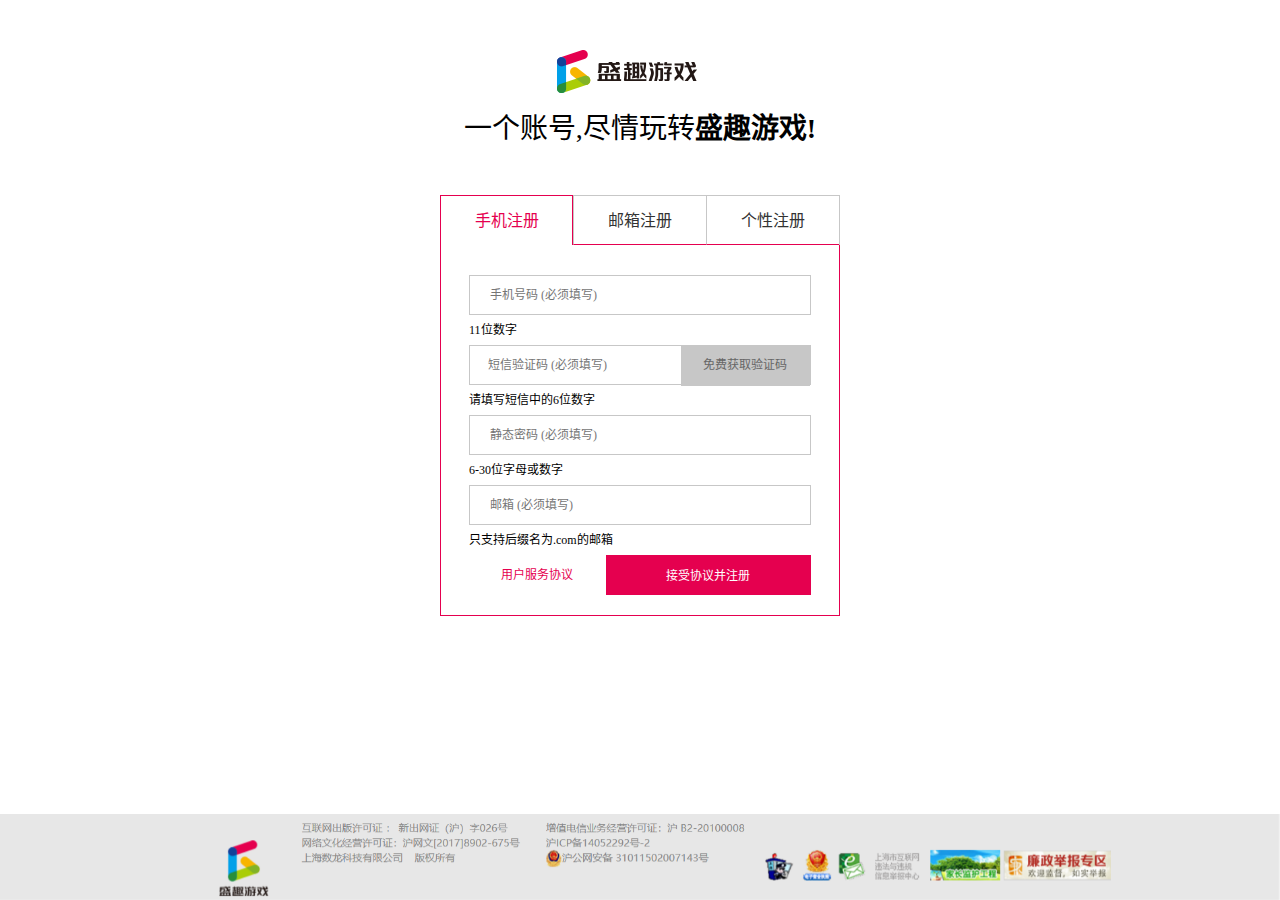
<file: login.html>
<!DOCTYPE html>
<html lang="zh-CN">

<head>
    <meta charset="UTF-8">
    <meta http-equiv="X-UA-Compatible" content="IE=edge">
    <meta name="viewport" content="width=device-width, initial-scale=1.0">
    <title>注册 - 盛趣游戏通行证</title>
    <link rel="stylesheet" href="./material/normalize.css">
    <link rel="stylesheet" href="./CSS/login.css">
</head>

<body>
    <!-- ---------------------------------------------------------logo模块-------------------------------------------------------------------- -->
    <header>
        <h1>
            <a href="./index.html">
                <img src="./img/logo_login.png" alt="">
            </a>
        </h1>
        <h2>一个账号,尽情玩转<span>盛趣游戏!</span></h2>
    </header>

    <!-- ---------------------------------------------------------验证模块---------------------------------------------------------------------------------- -->
    <div class="bigbox">
        <!-- tab栏 -->
        <div class="top">
            <ul>
                <li><a href="javascript:;" class="now" id="phone">手机注册</a></li>
                <li><a href="javascript:;" class="before" id="emale">邮箱注册</a></li>
                <li><a href="javascript:;" class="before" id="style">个性注册</a></li>
            </ul>
        </div>
        <!-- 手机注册 -->
        <div class="bottom phone">
            <div class="ip"><input type="text" placeholder="手机号码 (必须填写)" class="phone_input"></div>
            <p>11位数字</p>
            <div class="ip test"><input type="text" placeholder="短信验证码 (必须填写)" class="test">
                <button>免费获取验证码</button>
            </div>
            <p>请填写短信中的6位数字</p>
            <div class="ip"><input type="text" placeholder="静态密码 (必须填写)" class="password_input"></div>
            <p>6-30位字母或数字</p>
            <div class="ip"><input type="text" placeholder="邮箱 (必须填写)" class="emale_input"></div>
            <p>只支持后缀名为.com的邮箱</p>
            <div class="ip1"><span>用户服务协议</span>
                <button class="login">接受协议并注册</button>
            </div>
        </div>
        <!--------------------------------------------------------- 邮箱注册 ------------------------------------------------------------------>
        <div class="bottom emale">
            <div class="ip"><input type="text" placeholder="邮箱 (必须填写)" class="emale_input"></div>
            <p>只支持后缀名为.com的邮箱</p>
            <div class="ip"><input type="text" placeholder="静态密码 (必须填写)" class="password_input"></div>
            <p>6-30位字母或数字</p>
            <h5>手机验证</h5>
            <div class="ip"><input type="text" placeholder="手机号码 (必须填写)" class="phone_input"></div>
            <p>11位数字</p>
            <div class="ip test"><input type="text" placeholder="短信验证码 (必须填写)" class="test">
                <button>免费获取验证码</button>
            </div>
            <p>请填写短信中的6位数字</p>
            <div class="ip1"><span>用户服务协议</span>
                <button class="login">接受协议并注册</button>
            </div>
        </div>
        <!---------------------------------------------------------- 个性注册 ---------------------------------------------------------------------->
        <div class="bottom style">
            <div class="ip"><input type="text" placeholder="个性账号 (必须填写)" class="style_input"></div>
            <p>4-16位字母或数字,首位为字母</p>
            <div class="ip"><input type="text" placeholder="静态密码 (必须填写)" class="password_input"></div>
            <p>6-30位字母或数字</p>
            <h5>手机验证</h5>
            <div class="ip"><input type="text" placeholder="手机号码 (必须填写)" class="phone_input"></div>
            <p>11位数字</p>
            <div class="ip test"><input type="text" placeholder="短信验证码 (必须填写)" class="test">
                <button>免费获取验证码</button>
            </div>
            <p>请填写短信中的6位数字</p>
            <div class="ip1"><span>用户服务协议</span>
                <button class="login">接受协议并注册</button>
            </div>
        </div>


        <!------------------------------------------------------ tab栏切换与正则功能 ------------------------------------------------------------------>
        <script>

            ///////////////////////////////////////////////////////////////////// tab栏切换////////////////////////////////////////////////////////
            let btns = document.querySelectorAll('.top li a')
            let logins = document.querySelectorAll('.bottom')
                ; (function tab() {
                    for (let i = 0; i < btns.length; i++) {
                        btns[i].addEventListener('click', function () {
                            document.querySelector('.now').className = 'before'
                            this.className = 'now'
                            for (let j = 0; j < logins.length; j++) {
                                logins[j].style.display = 'none'
                            }
                            logins[i].style.display = 'block'
                        })
                    }
                }())

            //////////////////////////////////////////////////////////////////////// 正则/////////////////////////////////////////////////////////////
            let phone_input = document.querySelectorAll('.phone_input')
            let password_input = document.querySelectorAll('.password_input')
            let emale_input = document.querySelectorAll('.emale_input')
            let text = document.querySelectorAll('.test')
            let style_input = document.querySelector('.style_input')
            let reg_phone = /^[1][3-9][0-9]{9}$/
            let reg_password = /^[a-zA-Z0-9]{6,30}$/
            let reg_emale = /.com$/
            let reg_text = /[0-9]{6}/
            let reg_style = /^[a-zA-Z][a-zA-Z0-9]{4,16}$/
                ; (function reg() {
                    for (let i = 0; i < phone_input.length; i++) {
                        phone_input[i].addEventListener('blur', function () {
                            if (reg_phone.test(phone_input[0].value) || reg_phone.test(phone_input[1].value) || reg_phone.test(phone_input[2].value)) {
                                phone_input[i].parentElement.nextElementSibling.innerHTML = '正确'
                                phone_input[i].parentElement.nextElementSibling.className = 'corr'
                            } else {
                                phone_input[i].parentElement.nextElementSibling.innerHTML = '请重新输入'
                                phone_input[i].parentElement.nextElementSibling.className = 'error'
                            }
                        })
                    }
                    for (let j = 0; j < password_input.length; j++) {
                        password_input[j].addEventListener('blur', function () {
                            if (reg_password.test(password_input[0].value) || reg_password.test(password_input[1].value) || reg_password.test(password_input[2].value)) {
                                password_input[j].parentElement.nextElementSibling.innerHTML = '正确'
                                password_input[j].parentElement.nextElementSibling.className = 'corr'
                            } else {
                                password_input[j].parentElement.nextElementSibling.innerHTML = '请重新输入'
                                password_input[j].parentElement.nextElementSibling.className = 'error'
                            }
                        })
                    }
                    for (let k = 0; k < emale_input.length; k++) {
                        emale_input[k].addEventListener('blur', function () {
                            if (reg_emale.test(emale_input[0].value) || reg_emale.test(emale_input[1].value)) {
                                emale_input[k].parentElement.nextElementSibling.innerHTML = '正确'
                                emale_input[k].parentElement.nextElementSibling.className = 'corr'
                            } else {
                                emale_input[k].parentElement.nextElementSibling.innerHTML = '请重新输入'
                                emale_input[k].parentElement.nextElementSibling.className = 'error'
                            }
                        })
                    }
                    for (let l = 0; l < text.length; l++) {
                        text[l].addEventListener('blur', function () {
                            if (reg_text.test(text[0].value) || reg_text.test(text[1].value) || reg_text.test(text[2].value)) {
                                text[l].parentElement.nextElementSibling.innerHTML = '正确'
                                text[l].parentElement.nextElementSibling.className = 'corr'
                            } else {
                                text[l].parentElement.nextElementSibling.innerHTML = '请重新输入'
                                text[l].parentElement.nextElementSibling.className = 'error'
                            }
                        })
                    }
                    style_input.addEventListener('blur', function () {
                        if (reg_style.test(style_input.value)) {
                            style_input.parentElement.nextElementSibling.innerHTML = '正确'
                            style_input.parentElement.nextElementSibling.className = 'corr'
                        } else {
                            style_input.parentElement.nextElementSibling.innerHTML = '请重新输入'
                            style_input.parentElement.nextElementSibling.className = 'error'
                        }
                    })
                }())

            ///////////////////////////////////////////////////////////// 定时器获取验证码//////////////////////////////////////////////////////
            let btn_test = document.querySelectorAll('.test button')
            let time = null
            let start = null
            for (let i = 0; i < btn_test.length; i++) {
                btn_test[i].addEventListener('click', function () {
                    let num = 5
                    time = function () {
                        btn_test[i].innerHTML = `${num}秒后重新获取`
                        num--
                        start = setTimeout(time, 1000)
                        btn_test[i].disabled = true
                        if (num <= -1) {
                            clearTimeout(start)
                            btn_test[i].disabled = false
                            btn_test[i].innerHTML = `重新获取`
                        }
                    }
                    time()
                })
            }
        </script>




        <!-------------------------------------------------------------------------- 底部 ------------------------------------------------------------>
        <footer>
            <img src="./img/footer_login.png" alt="">
        </footer>
</body>

</html>
</file>
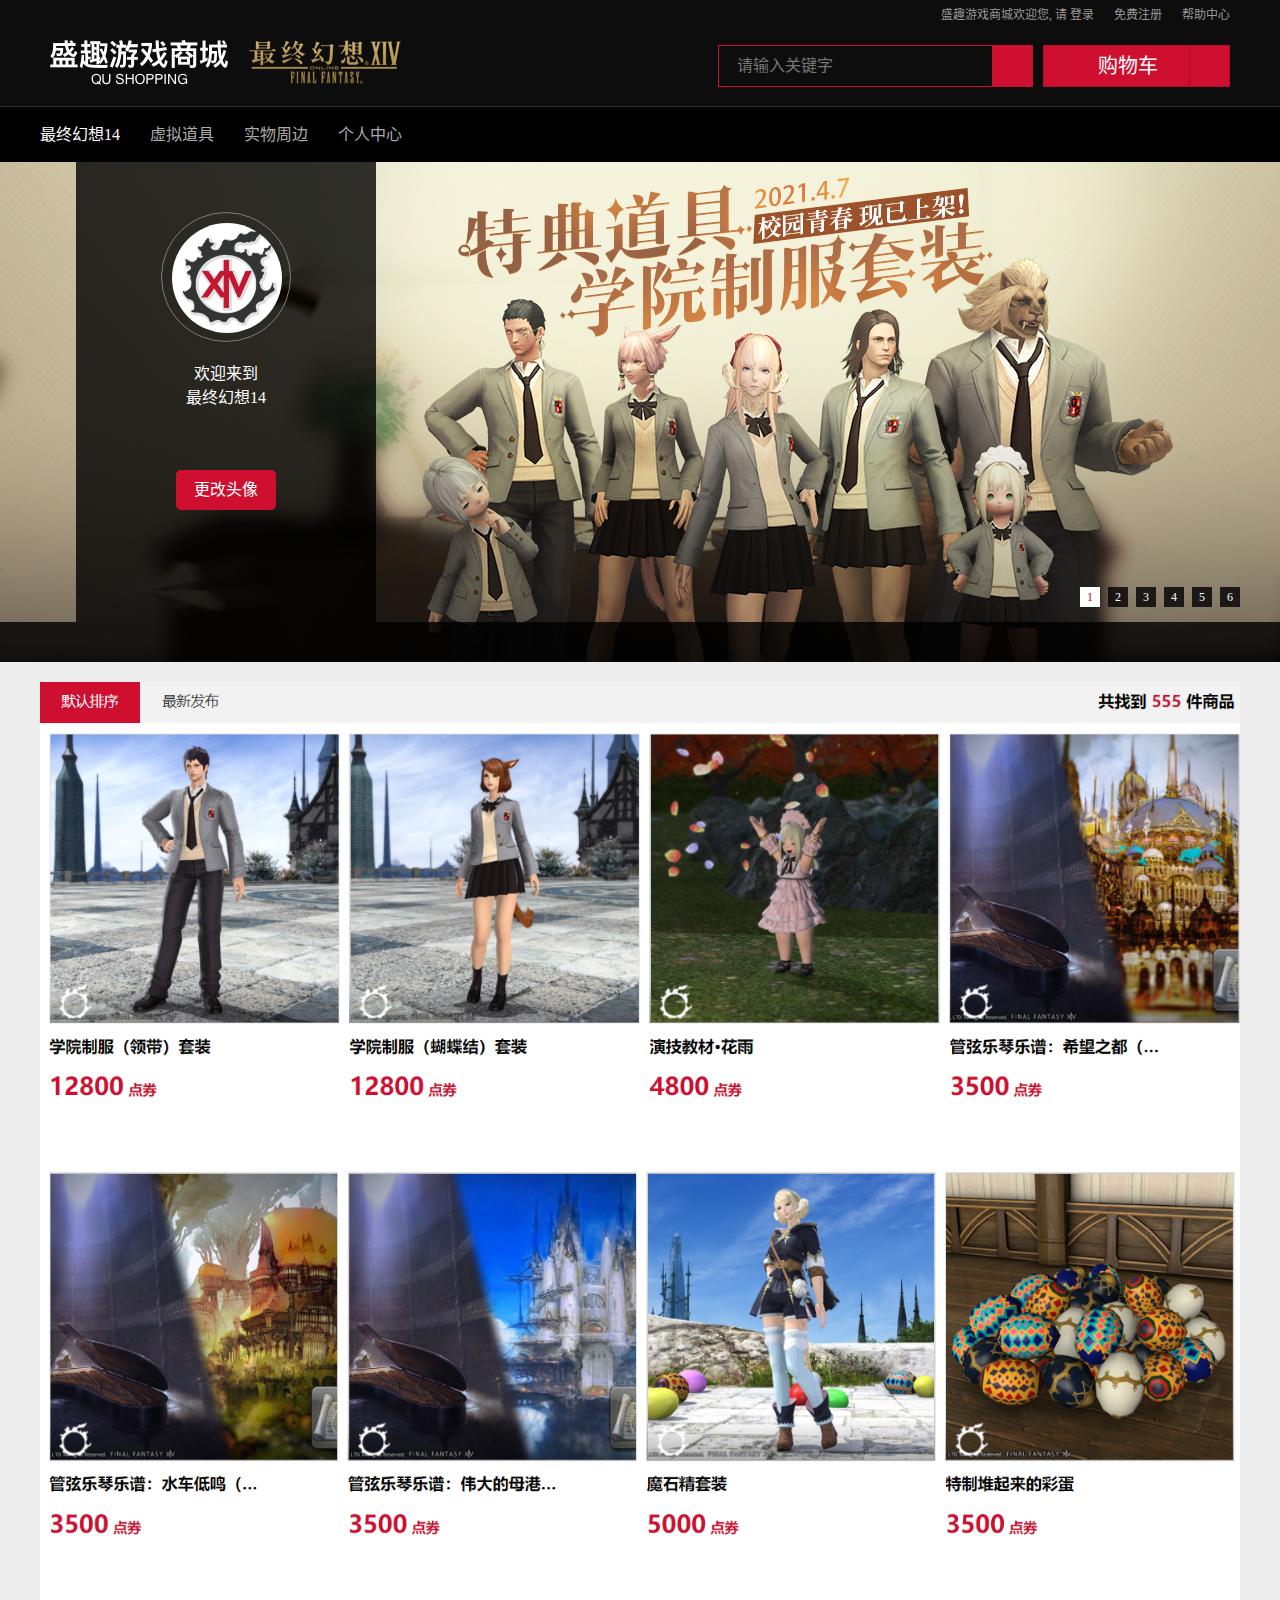
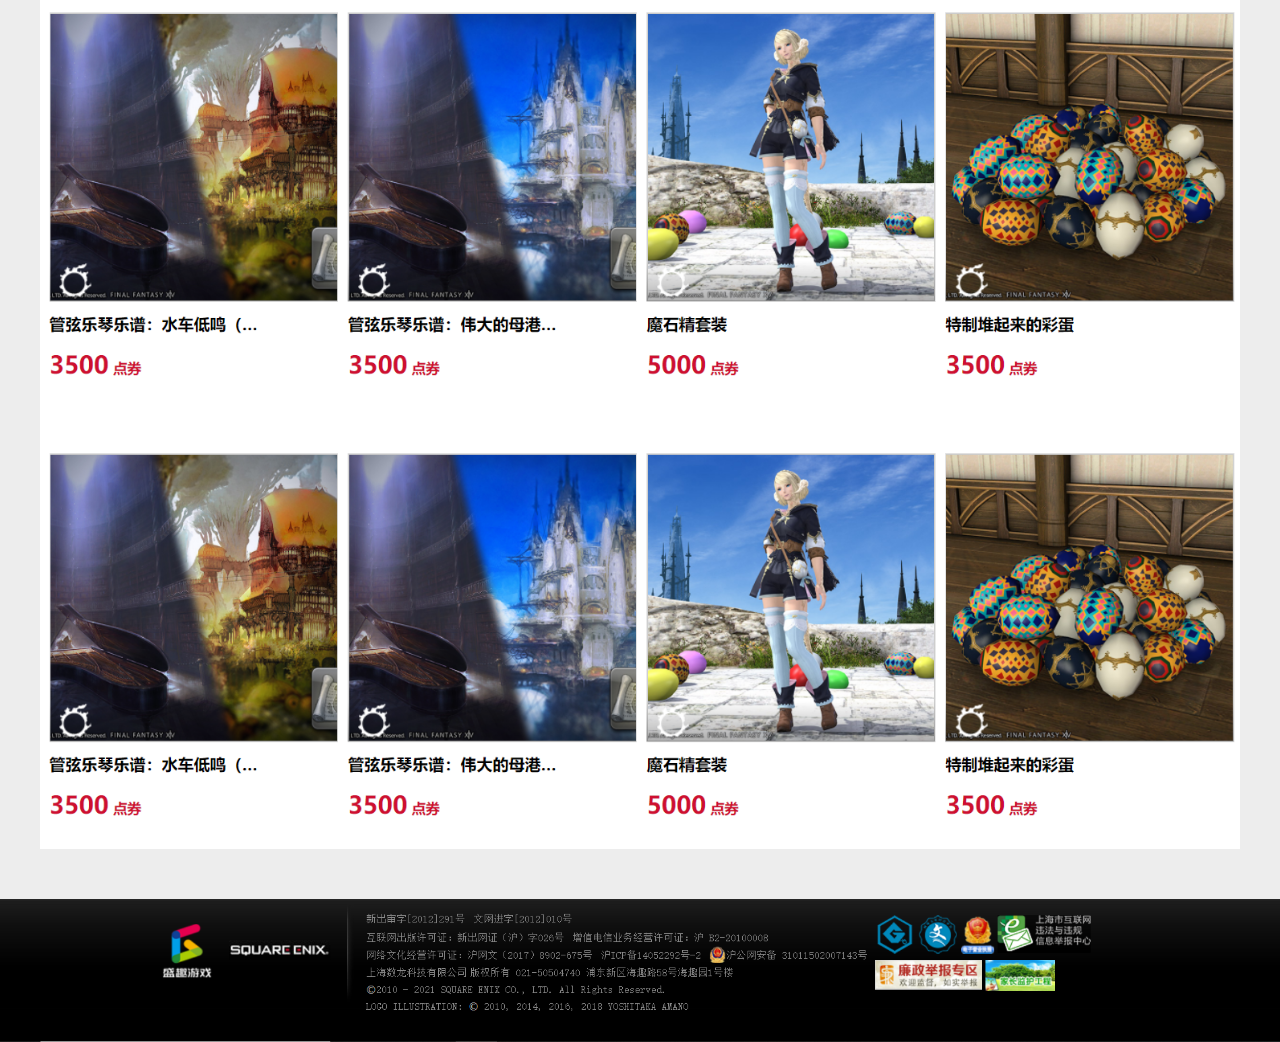
<file: shop.html>
<!DOCTYPE html>
<html lang="zh-CN">

<head>
    <meta charset="UTF-8">
    <meta http-equiv="X-UA-Compatible" content="IE=edge">
    <meta name="viewport" content="width=device-width, initial-scale=1.0">
    <title>商品列表</title>
    <link rel="stylesheet" href="./material/normalize.css">
    <link rel="stylesheet" href="./CSS/shop.css">
    <!-- <script src="./material/flexible.js"></script> -->
</head>

<body>

    <header>
        <!---------------------------------------------------------------- head  ------------------------------------------------------->
        <div class="head_top w">
            <ul class="fr">
                <li class="fl">盛趣游戏商城欢迎您, 请<a href="./login.html"> 登录</a></li>
                <li class="fl"><a href="./login.html">免费注册</a></li>
                <li class="fl"><a href="">帮助中心</a></li>
            </ul>
        </div>
        <div class="head_bottom w">
            <div class="head_left fl">
                <h1 class="fl"><a href="./shop.html"><img src="./img/shop_logo1.png" alt=""></a></h1>
                <h2 class="fl"><a href="./index.html"><img src="./img/shop_logo2.png" alt=""></a></h2>
            </div>
            <div class="head_right fr">
                <div class="search fl">
                    <input type="text" placeholder="请输入关键字" class="fl">
                    <div class="icon fr"><a href="">&#xe624;</a></div>
                </div>
                <div class="buy fr">
                    <div class="buy_left fl"><a href=""><i>&#xe656;</i>购物车</a></div>
                    <div class="buy_right fl"><a href="">&#xe658;</a></div>
                </div>
            </div>
        </div>
        <!----------------------------------------------------------------- nav  -------------------------------------------------------->
        <div class="nav">
            <ul class="w">
                <li class="fl"><a href="" style="color: #fff;">最终幻想14</a></li>
                <li class="fl"><a href="">虚拟道具</a></li>
                <li class="fl"><a href="">实物周边</a></li>
                <li class="fl"><a href="">个人中心</a></li>
            </ul>
        </div>
    </header>
    <!----------------------------------------------------------------- banner ---------------------------------------------------------->
    <div class="banner">
        <div class="banner1 ban"></div>
        <div class="banner2 ban"></div>
        <div class="banner3 ban"></div>
        <div class="banner4 ban"></div>
        <div class="banner5 ban"></div>
        <div class="banner6 ban"></div>
        <div class="bannerbox w">
            <div class="user">
                <div class="img_box">
                    <img src="./img/userhead.png" alt="" class="userimg">
                </div>
                <div class="text">
                    <p>欢迎来到</p>
                    <p>最终幻想14</p>
                </div>
                <button class="userbtn" onclick="fi.click()">更改头像
                    <input type="file" id="fi" style="display: none;">
                </button>
            </div>
            <div class="num">
                <span class="now">1</span>
                <span>2</span>
                <span>3</span>
                <span>4</span>
                <span>5</span>
                <span>6</span>
            </div>
        </div>
        <div class="footer"></div>
    </div>
    <!------------------------------------------------------------------------------------ content  ---------------------------------------->
    <a href="./shop_1.html" class="content w">
        <img src="./img/shop_img.png" alt="">
        <img src="./img/shop_img2.png" alt="">
        <img src="./img/shop_img2.png" alt="">
        <img src="./img/shop_img2.png" alt="">
    </a>
    <!----------------------------------------------------------------------------------- 返回顶部 ------------------------------------------->
    <a href="#" class="forTop">
        <div>&#xe64d;</div>
        返回顶部
    </a>
    <!-- foot  -->
    <footer>
        <img src="./img/footer.png" alt="">
    </footer>
    <script>
        /////////////////////////////////////////////////////////////// 轮播图///////////////////////////////////////////////////////
        let banners = document.querySelectorAll('.banner .ban')
        let nums = document.querySelectorAll('.num span')
        let num = 0
        let start = null
        //  定时器函数
        let go = function (i) {
            document.querySelector('.now').className = ''
            nums[i].className = 'now'
            for (let i = 0; i < banners.length; i++) {
                banners[i].style.display = 'none'
            }
            banners[i].style.display = 'block'
        }

        //  轮播图效果

        start = setInterval(function () {
            num++
            if (num > 5) {
                num = 0
            }
            go(num)
        }, 3000)

        //  鼠标进入切换图片,停留停止定时器

        for (let i = 0; i < nums.length; i++) {
            nums[i].addEventListener('mouseenter', function () {
                go(i)
                num = i
                clearInterval(start)
            })
            nums[i].addEventListener('mouseleave', function () {
                start = setInterval(function () {
                    num++
                    if (num > 5) {
                        num = 0
                    }
                    go(num)
                }, 3000)
            })
        }
        ///////////////////////////////////////////////////////////// 上传头像 ////////////////////////////////////////////////////////
        let userfile = document.querySelector('#fi')
        let userimg = document.querySelector('.userimg')
        userfile.addEventListener('change', function (e) {
            let reader = new FileReader()
            reader.readAsDataURL(this.files[0])
            reader.addEventListener('load', function () {
                userimg.src = reader.result
            })
        })

        ///////////////////////////////////////////////////////////  返回顶部  ////////////////////////////////////////////////////////
        let toTop = document.querySelector('.forTop')

        window.addEventListener('scroll', function () {
            console.log(document.documentElement.scrollTop);
            if (document.documentElement.scrollTop >= 600) {
                toTop.style.display = 'block'
            } else {
                toTop.style.display = 'none'
            }
        })

    </script>
</body>

</html>
</file>
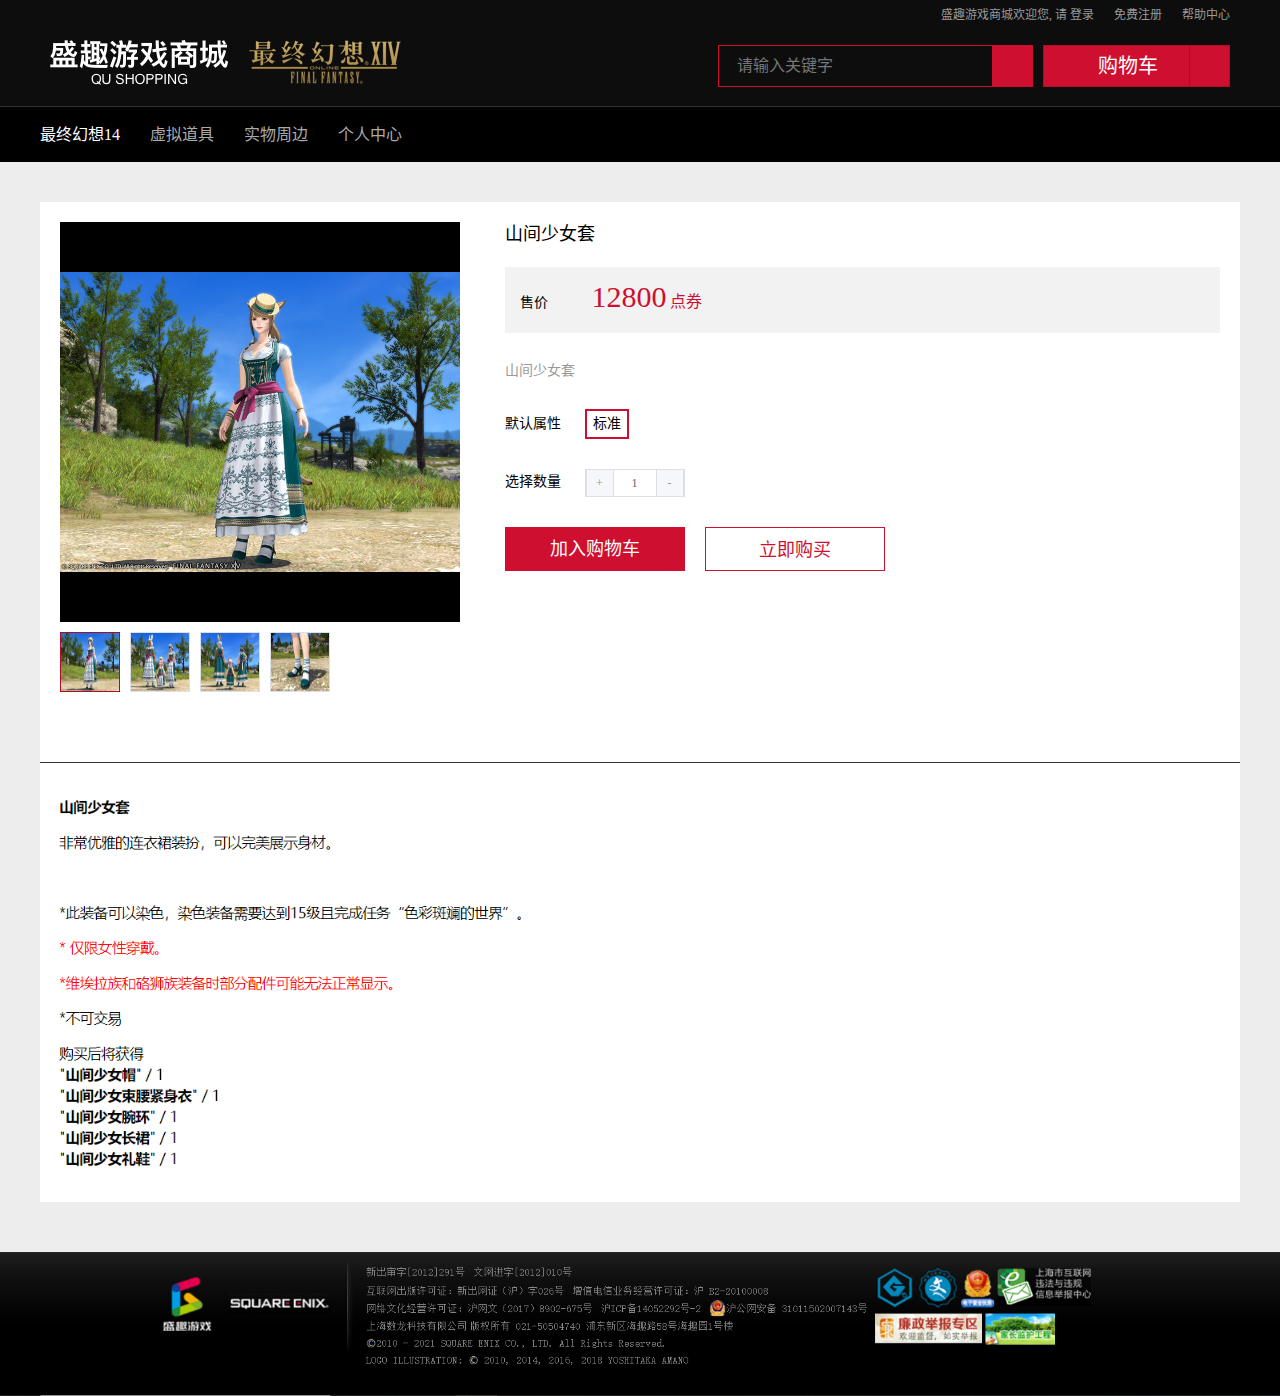
<file: shop_1.html>
<!DOCTYPE html>
<html lang="zh-CN">

<head>
    <meta charset="UTF-8">
    <meta http-equiv="X-UA-Compatible" content="IE=edge">
    <meta name="viewport" content="width=device-width, initial-scale=1.0">
    <title>商品详情</title>
    <link rel="stylesheet" href="./material/normalize.css">
    <link rel="stylesheet" href="./CSS/shop_1.css">
</head>

<body>
    <header>
        <!---------------------------------------------------------------- head  ------------------------------------------------------->
        <div class="head_top w">
            <ul class="fr">
                <li class="fl">盛趣游戏商城欢迎您, 请<a href="./login.html"> 登录</a></li>
                <li class="fl"><a href="./login.html">免费注册</a></li>
                <li class="fl"><a href="">帮助中心</a></li>
            </ul>
        </div>
        <div class="head_bottom w">
            <div class="head_left fl">
                <h1 class="fl"><a href="./shop.html"><img src="./img/shop_logo1.png" alt=""></a></h1>
                <h2 class="fl"><a href="./index.html"><img src="./img/shop_logo2.png" alt=""></a></h2>
            </div>
            <div class="head_right fr">
                <div class="search fl">
                    <input type="text" placeholder="请输入关键字" class="fl">
                    <div class="icon fr"><a href="">&#xe624;</a></div>
                </div>
                <div class="buy fr">
                    <div class="buy_left fl"><a href=""><i>&#xe656;</i>购物车</a></div>
                    <div class="buy_right fl"><a href="">&#xe658;</a></div>
                </div>
            </div>
        </div>
        <!----------------------------------------------------------------- nav  -------------------------------------------------------->
        <div class="nav">
            <ul class="w">
                <li class="fl"><a href="" style="color: #fff;">最终幻想14</a></li>
                <li class="fl"><a href="">虚拟道具</a></li>
                <li class="fl"><a href="">实物周边</a></li>
                <li class="fl"><a href="">个人中心</a></li>
            </ul>
        </div>
    </header>

    <!----------------------------------------------- content  ------------------------------------------------------->
    <div class="content">

        <div class="top">

            <div class="left fl">

                <div class="left_top">
                    <!-- img  -->
                    <img src="./img/shop_cont1.jpg" alt="" style="display: block;">
                    <img src="./img/shop_cont2.jpg" alt="">
                    <img src="./img/shop_cont3.jpg" alt="">
                    <img src="./img/shop_cont4.jpg" alt="">
                    <!-- yellowBox -->
                    <div class="yellowBox" style="display: none;"></div>
                </div>


                <div class="left_bottom">
                    <!-- small img -->
                    <div class="shop_cont fl active"><img src="./img/shop_cont1.jpg" alt=""></div>
                    <div class="shop_cont fl"><img src="./img/shop_cont2.jpg" alt=""></div>
                    <div class="shop_cont fl"><img src="./img/shop_cont3.jpg" alt=""></div>
                    <div class="shop_cont fl"><img src="./img/shop_cont4.jpg" alt=""></div>
                </div>

            </div>



            <div class="right fr">
                <!-- bimg  -->
                <div class="Bimg">
                    <img src="./img/shop_cont1.jpg" alt="" style="display: block;">
                    <img src="./img/shop_cont2.jpg" alt="">
                    <img src="./img/shop_cont3.jpg" alt="">
                    <img src="./img/shop_cont4.jpg" alt="">
                </div>

                <h5 class="title">山间少女套</h5>
                <div class="price"><b>售价</b>
                    <span>12800</span>
                    <i>点券</i>
                </div>
                <div class="title2">山间少女套</div>
                <div class="attribute">默认属性 <span>标准</span></div>
                <div class="buy_num">选择数量
                    <div class="num">
                        <button class="jia fl">+</button>
                        <i>1</i>
                        <button class="jian fr">-</button>
                    </div>
                </div>
                <div class="option">
                    <div class="buycar fl">加入购物车</div>
                    <div class="buynow fl">立即购买</div>
                </div>
            </div>
        </div>
        <div class="bottom">
            <img src="./img/shop_footer.png" alt="">
        </div>
    </div>

    <!------------------------------------------------- foot  --------------------------------------------------------->
    <footer>
        <img src="./img/footer.png" alt="">
    </footer>
    <script>

        let left_top = document.querySelector('.left_top')
        let yellowBox = document.querySelector('.yellowBox')
        let Bimgs = document.querySelectorAll('.Bimg img')
        let BIMG = document.querySelector('.Bimg')
        let mouseX = 0
        let mouseY = 0
        let o = 0
        let shop_conts = document.querySelectorAll('.shop_cont')
        let imgs = document.querySelectorAll('.left_top img')
        //////////////////////////////////////////鼠标经过切换图片////////////////////////////////////////
        console.log(shop_conts, imgs, Bimgs);
        for (let i = 0; i < shop_conts.length; i++) {
            shop_conts[i].addEventListener('mouseenter', function () {
                document.querySelector('.active').className = 'shop_cont fl'
                this.className = 'shop_cont fl active'
                for (let j = 0; j < imgs.length; j++) {
                    imgs[j].style.display = 'none'
                }
                imgs[i].style.display = 'block'
                o = i
            })
        }
        ///////////////////////////////////////////放大镜////////////////////////////////////////////
        left_top.addEventListener('mouseenter', function () {
            left_top.style.cursor = 'move'
            yellowBox.style.display = 'block'
            Bimgs[o].style.display = 'block'
            BIMG.style.display = 'block'
        })
        left_top.addEventListener('mouseleave', function () {
            yellowBox.style.display = 'none'
            Bimgs[o].style.display = 'none'
            BIMG.style.display = 'none'
        })
        left_top.addEventListener('mousemove', function (e) {
            mouseX = e.pageX - left_top.offsetLeft - yellowBox.offsetWidth / 2
            mouseY = e.pageY - left_top.offsetTop - yellowBox.offsetHeight / 2
            if (mouseX <= 0) {
                mouseX = 0
            } else if (mouseX >= left_top.offsetWidth - yellowBox.offsetWidth) {
                mouseX = left_top.offsetWidth - yellowBox.offsetWidth
            }
            yellowBox.style.left = mouseX + 'px'
            yellowBox.style.top = mouseY + 'px'
            Bimgs[o].style.left = -1 * mouseX + 'px'
            Bimgs[o].style.top = -1 * mouseY + 'px'
        })
        //////////////////////////////////////////加减按钮//////////////////////////////////////
        let jia = document.querySelector('.jia')
        let jian = document.querySelector('.jian')
        let num = document.querySelector('.num')
        let num_i = document.querySelector('.num i')
        let one = 1
        jia.addEventListener('click', function () {
            one++
            num_i.innerHTML = one
            if (one >= 10) {
                jia.disabled = true
                jia.style.cursor = 'not-allowed'
                jian.style.cursor = 'pointer'
            } else {
                jia.disabled = false
                jian.disabled = false
                jia.style.cursor = 'pointer'
                jian.style.cursor = 'pointer'
            }
        })
        jian.addEventListener('click', function () {
            one--
            num_i.innerHTML = one
            if (one == 1) {
                jian.disabled = true
                jian.style.cursor = 'not-allowed'

            } else {
                jia.disabled = false
                jia.style.cursor = 'pointer'
                jian.disabled = false
                jian.style.cursor = 'pointer'
            }
        })

    </script>
</body>

</html>
</file>
<file: CSS/login.css>
body {
  position: relative;
}
header {
  margin: 0 auto;
  padding: 50px;
  text-align: center;
}
header h2 {
  margin-top: 20px;
  font-size: 28px;
  font-weight: 400;
}
header h2 span {
  font-weight: 700;
}
.error {
  color: red;
}
.corr {
  color: green;
}
.bigbox {
  width: 400px;
  margin: 0 auto;
  margin-bottom: 150px;
}
.bigbox .top {
  height: 49px;
}
.bigbox .top ul li:nth-child(3) {
  border-right: 1px solid #c7c7c7;
}
.bigbox .top ul li {
  float: left;
}
.bigbox .top ul li a {
  display: block;
  height: 50px;
  line-height: 49px;
  text-align: center;
  width: 133px;
  color: #333;
  font-size: 16px;
}
.bigbox .before {
  border: 1px solid #c7c7c7;
  border-bottom: 1px solid #e5004f;
  border-right: none;
}
.bigbox .now {
  border: 1px solid #e5004f;
  border-bottom: none;
  color: #e5004f !important;
}
.bigbox .bottom {
  margin-top: -1px;
  border: 1px solid #e5004f;
  border-top: none;
  padding: 0 28px;
  overflow: hidden;
}
.bigbox .bottom div:nth-child(1) {
  margin-top: 30px;
}
.bigbox .bottom p {
  height: 30px;
  line-height: 30px;
}
.bigbox .bottom .ip {
  border: 1px solid #c7c7c7;
  padding: 10px 0;
  width: 100%;
}
.bigbox .bottom .ip input {
  text-indent: 1.5em;
  width: 100%;
  height: 18px;
  line-height: 18px;
}
.bigbox .bottom .test {
  padding: 0;
  height: 40px;
}
.bigbox .bottom .test input {
  float: left;
  margin: 10px 0;
  width: 60%;
}
.bigbox .bottom .test button {
  float: right;
  z-index: 1;
  height: 40px;
  width: 38%;
  background: #c7c7c7;
  color: #666;
  cursor: pointer;
}
.bigbox .bottom h5 {
  font-size: 16px;
  font-weight: 400;
  height: 40px;
  line-height: 40px;
}
.bigbox .bottom .ip1 {
  border: none;
  margin-bottom: 20px;
  height: 40px;
}
.bigbox .bottom .ip1 span {
  float: left;
  color: #e5004f;
  height: 40px;
  line-height: 40px;
  width: 40%;
  text-align: center;
}
.bigbox .bottom .ip1 .login {
  float: right;
  width: 60%;
  height: 40px;
  line-height: 40px;
  background-color: #e5004f;
  color: #fff;
  cursor: pointer;
}
.bigbox .emale {
  display: none;
}
.bigbox .style {
  display: none;
}
footer {
  position: fixed;
  bottom: 0;
  left: 0;
  width: 100%;
}
footer img {
  width: 100%;
}
</file>
<file: CSS/shop.css>
body {
  background: #ededed;
  font-family: 'iconfont';
}
@font-face {
  font-family: 'iconfont';
  /* project id 2409000 */
  src: url('http://at.alicdn.com/t/font_2409000_7xyogdn3218.eot');
  src: url('http://at.alicdn.com/t/font_2409000_7xyogdn3218.eot?#iefix') format('embedded-opentype'), url('http://at.alicdn.com/t/font_2409000_7xyogdn3218.woff2') format('woff2'), url('http://at.alicdn.com/t/font_2409000_7xyogdn3218.woff') format('woff'), url('http://at.alicdn.com/t/font_2409000_7xyogdn3218.ttf') format('truetype'), url('http://at.alicdn.com/t/font_2409000_7xyogdn3218.svg#iconfont') format('svg');
}
.w {
  width: 1200px;
  margin: 0 auto;
}
.fl {
  float: left;
}
.fr {
  float: right;
}
header {
  background: #0d0d0d;
  height: 162px;
  width: 100%;
}
header .head_top {
  height: 30px;
}
header .head_top ul li {
  height: 100%;
  margin: 0 10px;
  line-height: 30px;
  color: #9a9a9a;
}
header .head_top ul li a {
  color: #9a9a9a;
}
header .head_top ul li a:hover {
  color: #fff;
}
header .head_bottom {
  height: 76px;
  padding: 10px;
}
header .head_bottom h1 {
  margin-right: 20px;
}
header .head_bottom .search {
  width: 315px;
  height: 42px;
  border: 1px solid #ce0f30;
  margin-right: 10px;
  margin-top: 5px;
}
header .head_bottom .search input {
  text-indent: 1em;
  font-size: 16px;
  line-height: 38px;
  color: #f0f0f0;
  background-color: rgba(0, 0, 0, 0);
}
header .head_bottom .search .icon {
  height: 40px;
  width: 40px;
  background-color: #ce0f30;
  text-align: center;
}
header .head_bottom .search .icon a {
  color: #fff;
  line-height: 40px;
  font-size: 24px;
}
header .head_bottom .buy {
  margin-top: 5px;
  width: 187px;
  height: 42px;
  border: 1px solid #b00b27;
  background-color: #ce0f30;
}
header .head_bottom .buy .buy_left {
  width: 145px;
  text-align: center;
}
header .head_bottom .buy .buy_left a {
  color: #fff;
  font-size: 20px;
  line-height: 40px;
}
header .head_bottom .buy .buy_left a i {
  margin-right: 5px;
  font-size: 22px;
}
header .head_bottom .buy .buy_right {
  width: 40px;
  height: 42px;
  margin-top: -1px;
  margin-right: -1px;
  border-left: 1px solid #b00b27;
  text-align: center;
  line-height: 42px;
}
header .head_bottom .buy .buy_right a {
  color: #fff;
  font-size: 20px;
}
header .nav {
  height: 56px;
  background-color: #000;
  border-top: 1px solid #393031;
}
header .nav ul {
  height: 100%;
}
header .nav ul li {
  height: 100%;
  margin-right: 30px;
}
header .nav ul li a {
  line-height: 56px;
  font-size: 16px;
  color: #aaa;
}
.now {
  background-color: #fff !important;
  color: #b00b27 !important;
}
.banner {
  width: 100%;
  height: 500px;
  cursor: pointer;
  position: relative;
}
.banner .banner1,
.banner .banner2,
.banner .banner3,
.banner .banner4,
.banner .banner5,
.banner .banner6 {
  width: 100%;
  height: 100%;
  text-align: center;
  display: none;
  transition: all 0.3s;
}
.banner .banner1 {
  background: url(../img/banner1.jpg) no-repeat;
  background-position: center;
  background-size: auto 100%;
  display: block;
}
.banner .banner2 {
  background: url(../img/banner2.jpg) no-repeat;
  background-position: center;
  background-size: auto 100%;
}
.banner .banner3 {
  background: url(../img/banner3.jpg) no-repeat;
  background-position: center;
  background-size: auto 100%;
}
.banner .banner4 {
  background: url(../img/banner4.jpg) no-repeat;
  background-position: center;
  background-size: auto 100%;
}
.banner .banner5 {
  background: url(../img/banner5.jpg) no-repeat;
  background-position: center;
  background-size: auto 100%;
}
.banner .banner6 {
  background: url(../img/banner6.jpg) no-repeat;
  background-position: center;
  background-size: auto 100%;
}
.banner .bannerbox {
  height: 100%;
  position: relative;
  margin-top: -500px;
}
.banner .bannerbox .user {
  height: 460px;
  width: 300px;
  position: absolute;
  z-index: 1;
  top: 0;
  left: 3%;
  background-color: rgba(0, 0, 0, 0.8);
  text-align: center;
}
.banner .bannerbox .user .img_box {
  margin: 50px auto 20px auto;
  padding: 10px;
  width: 130px;
  height: 130px;
  border-radius: 50%;
  border: 1px solid #7e7e7e;
  overflow: hidden;
}
.banner .bannerbox .user .img_box img {
  width: 110px;
  height: 110px;
  border-radius: 50%;
}
.banner .bannerbox .user .text {
  width: 100%;
  text-align: center;
}
.banner .bannerbox .user .text p {
  color: #fff;
  line-height: 24px;
  font-size: 16px;
}
.banner .bannerbox .user .userbtn {
  background: #ce0f30;
  width: 100px;
  height: 40px;
  border-radius: 5px;
  color: #fff;
  font-size: 16px;
  margin-top: 60px;
  cursor: pointer;
}
.banner .bannerbox .num {
  position: absolute;
  bottom: 55px;
  right: 0;
}
.banner .bannerbox .num span {
  display: inline-block;
  margin-left: 5px;
  height: 20px;
  width: 20px;
  text-align: center;
  line-height: 20px;
  background: rgba(0, 0, 0, 0.8);
  color: #fff;
}
.banner .footer {
  width: 100%;
  height: 40px;
  position: absolute;
  left: 0;
  bottom: 0;
  background-color: rgba(0, 0, 0, 0.8);
}
.content {
  display: block;
  margin-top: 20px;
}
.content img {
  width: 100%;
}
.forTop {
  display: block;
  position: fixed;
  top: 50%;
  right: 1%;
  width: 80px;
  height: 80px;
  background-color: #fff;
  text-align: center;
  font-size: 14px;
  cursor: pointer;
  color: #666;
  border: 1px solid #e2e2e2;
  display: none;
}
.forTop div {
  margin-top: 15px;
  margin-bottom: 5px;
  font-size: 30px;
  color: #000;
  font-weight: 700;
}
footer {
  margin-top: 50px;
  width: 100%;
}
footer img {
  width: 100%;
}
</file>
<file: CSS/shop_1.css>
body {
  background: #ededed;
  font-family: 'iconfont';
}
@font-face {
  font-family: 'iconfont';
  /* project id 2409000 */
  src: url('http://at.alicdn.com/t/font_2409000_7xyogdn3218.eot');
  src: url('http://at.alicdn.com/t/font_2409000_7xyogdn3218.eot?#iefix') format('embedded-opentype'), url('http://at.alicdn.com/t/font_2409000_7xyogdn3218.woff2') format('woff2'), url('http://at.alicdn.com/t/font_2409000_7xyogdn3218.woff') format('woff'), url('http://at.alicdn.com/t/font_2409000_7xyogdn3218.ttf') format('truetype'), url('http://at.alicdn.com/t/font_2409000_7xyogdn3218.svg#iconfont') format('svg');
}
.w {
  width: 1200px;
  margin: 0 auto;
}
.fl {
  float: left;
}
.fr {
  float: right;
}
header {
  background: #0d0d0d;
  height: 162px;
  width: 100%;
}
header .head_top {
  height: 30px;
}
header .head_top ul li {
  height: 100%;
  margin: 0 10px;
  line-height: 30px;
  color: #9a9a9a;
}
header .head_top ul li a {
  color: #9a9a9a;
}
header .head_top ul li a:hover {
  color: #fff;
}
header .head_bottom {
  height: 76px;
  padding: 10px;
}
header .head_bottom h1 {
  margin-right: 20px;
}
header .head_bottom .search {
  width: 315px;
  height: 42px;
  border: 1px solid #ce0f30;
  margin-right: 10px;
  margin-top: 5px;
}
header .head_bottom .search input {
  text-indent: 1em;
  font-size: 16px;
  line-height: 38px;
  color: #f0f0f0;
  background-color: rgba(0, 0, 0, 0);
}
header .head_bottom .search .icon {
  height: 40px;
  width: 40px;
  background-color: #ce0f30;
  text-align: center;
}
header .head_bottom .search .icon a {
  color: #fff;
  line-height: 40px;
  font-size: 24px;
}
header .head_bottom .buy {
  margin-top: 5px;
  width: 187px;
  height: 42px;
  border: 1px solid #b00b27;
  background-color: #ce0f30;
}
header .head_bottom .buy .buy_left {
  width: 145px;
  text-align: center;
}
header .head_bottom .buy .buy_left a {
  color: #fff;
  font-size: 20px;
  line-height: 40px;
}
header .head_bottom .buy .buy_left a i {
  margin-right: 5px;
  font-size: 22px;
}
header .head_bottom .buy .buy_right {
  width: 40px;
  height: 42px;
  margin-top: -1px;
  margin-right: -1px;
  border-left: 1px solid #b00b27;
  text-align: center;
  line-height: 42px;
}
header .head_bottom .buy .buy_right a {
  color: #fff;
  font-size: 20px;
}
header .nav {
  height: 56px;
  background-color: #000;
  border-top: 1px solid #393031;
}
header .nav ul {
  height: 100%;
}
header .nav ul li {
  height: 100%;
  margin-right: 30px;
}
header .nav ul li a {
  line-height: 56px;
  font-size: 16px;
  color: #aaa;
}
.active {
  border: 1px solid #b00b27 !important;
}
.content {
  width: 1200px;
  height: 1000px;
  margin: 40px auto;
  background-color: #fff;
}
.content .top {
  height: 560px;
  width: 100%;
  padding: 20px;
}
.content .top .left {
  width: 400px;
  height: 470px;
}
.content .top .left .left_top {
  position: relative;
  width: 400px;
  height: 400px;
  background-color: #000;
  overflow: hidden;
}
.content .top .left .left_top img {
  display: none;
  width: 100%;
  position: absolute;
  top: 50%;
  left: 50%;
  transform: translate(-50%, -50%);
}
.content .top .left .left_top .yellowBox {
  position: absolute;
  top: 0;
  left: 0;
  width: 100px;
  height: 100px;
  background: rgba(171, 149, 65, 0.5);
}
.content .top .left .left_bottom {
  width: 400px;
  height: 60px;
  margin-top: 10px;
}
.content .top .left .left_bottom .shop_cont {
  width: 60px;
  height: 60px;
  overflow: hidden;
  margin-right: 10px;
  border: 1px solid #DCDFE6;
  cursor: pointer;
}
.content .top .left .left_bottom .shop_cont img {
  width: 100%;
  height: 100%;
}
.content .top .right {
  position: relative;
  width: 715px;
  height: 500px;
  font-size: 14px;
}
.content .top .right .Bimg {
  position: absolute;
  top: 0;
  left: 0;
  width: 400px;
  height: 400px;
  overflow: hidden;
  display: none;
}
.content .top .right .Bimg img {
  position: absolute;
  top: 0;
  left: 0;
  display: none;
}
.content .top .right .title {
  font-size: 18px;
  line-height: 25px;
  margin-bottom: 20px;
  font-weight: 400;
}
.content .top .right .price {
  width: 100%;
  background-color: #f2f2f2;
  padding: 20px 15px;
  line-height: 20px;
}
.content .top .right .price b {
  display: inline-block;
  font-weight: 400;
  margin-right: 40px;
}
.content .top .right .price span {
  color: #ce0f30;
  font-size: 30px;
}
.content .top .right .price i {
  color: #ce0f30;
  font-size: 16px;
}
.content .top .right .title2 {
  margin: 30px 0;
  color: #999;
}
.content .top .right .attribute span {
  display: inline-block;
  border: 2px solid #ce0f30;
  cursor: pointer;
  width: 44px;
  height: 30px;
  line-height: 26px;
  text-align: center;
  margin-left: 20px;
}
.content .top .right .buy_num {
  margin: 30px 0;
}
.content .top .right .buy_num .num {
  width: 100px;
  height: 28px;
  text-align: center;
  line-height: 26px;
  overflow: hidden;
  display: inline-block;
  border: 1px solid #DCDFE6;
  color: #666;
  font-size: 12px;
  margin-left: 20px;
  vertical-align: middle;
}
.content .top .right .buy_num .num button {
  width: 28px;
  height: 28px;
  border-left: 1px solid #DCDFE6;
  border-right: 1px solid #DCDFE6;
  color: #999;
  background-color: #f5f7fa;
  cursor: pointer;
}
.content .top .right .option div {
  width: 180px;
  height: 44px;
  text-align: center;
  line-height: 44px;
  font-size: 18px;
  cursor: pointer;
}
.content .top .right .option .buycar {
  background-color: #ce0f30;
  color: #fff;
  margin-right: 20px;
}
.content .top .right .option .buynow {
  border: 1px solid #ce0f30;
  color: #ce0f30;
}
.content .bottom {
  height: 440px;
  width: 100%;
  border-top: 1px solid #393031;
}
.content .bottom img {
  height: 100%;
  width: 100%;
}
footer {
  margin-top: 50px;
  width: 100%;
}
footer img {
  width: 100%;
}
</file>
